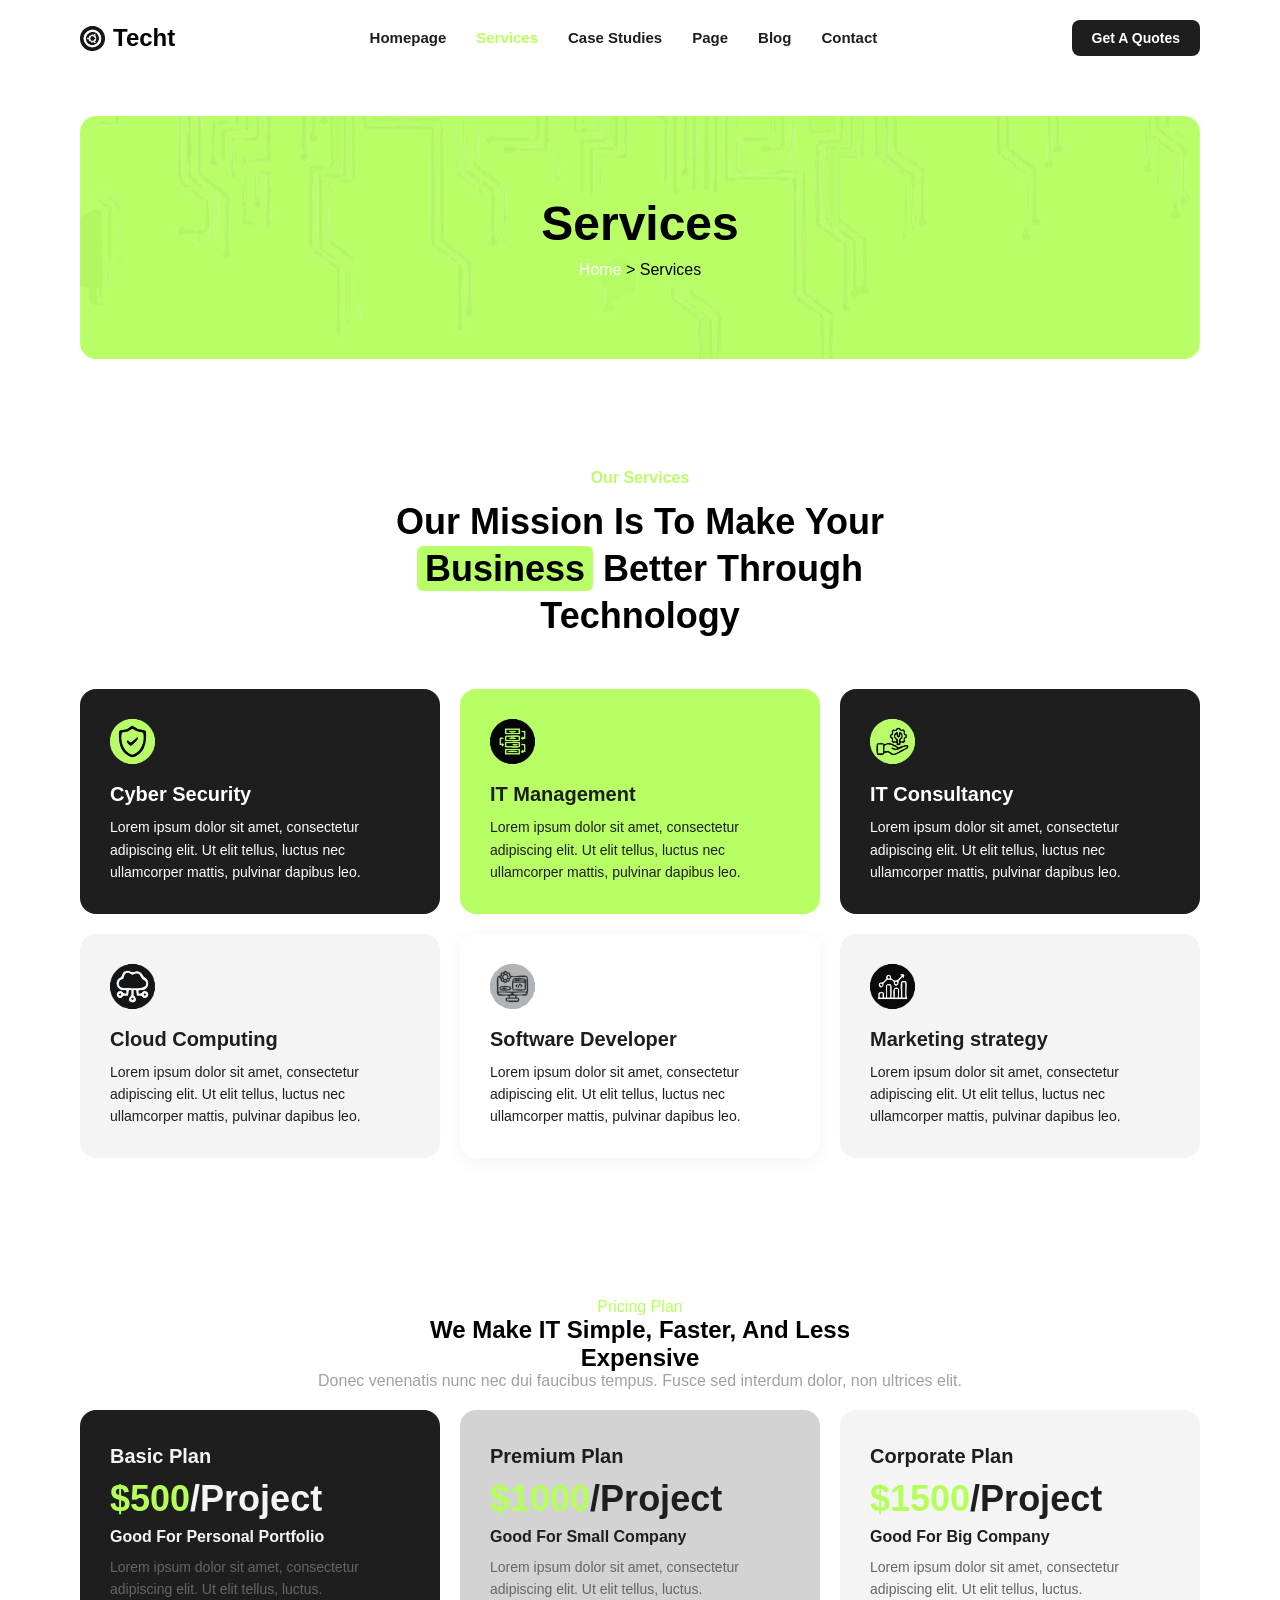
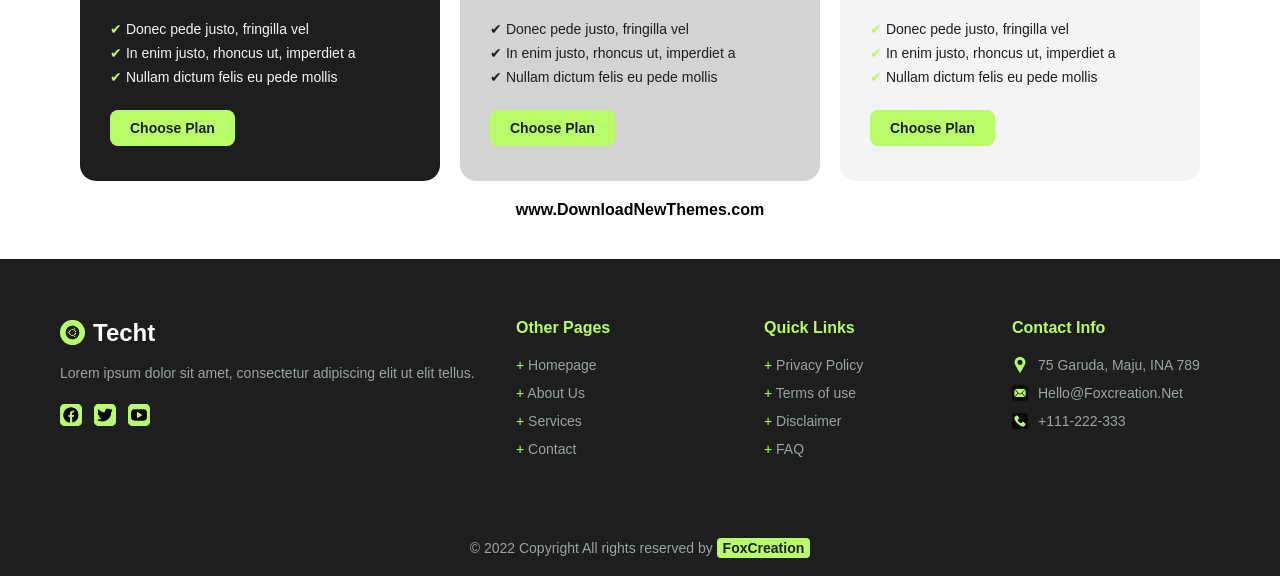
<file: index.html>
<!DOCTYPE html>
<html lang="en">
    <head>
        <meta charset="UTF-8">
        <meta name="viewport" initial scale="1.0" width="devive width">
        <title>Html Page</title>
        <link rel="stylesheet" href="styles/style.css">
        <link rel="preconnect" href="https://fonts.googleapis.com">
<link rel="preconnect" href="https://fonts.gstatic.com" crossorigin>
<link href="https://fonts.googleapis.com/css2?family=Google+Sans+Flex:opsz,wght@6..144,1..1000&family=Inter:ital,opsz,wght@0,14..32,100..900;1,14..32,100..900&display=swap" rel="stylesheet">
    </head>
    <body>
    <header class="main-header">
    <div class="container">
    <nav class="navbar">
        <div class="logo">
            <img src="styles/tech2.svg" alt="Techt logo" class="logo-img">
            <span class="logo-text">Techt</span>
        </div>

        <ul class="nav-links">
            <li><a href="#">Homepage</a></li>
            <li><a href="#" class="active">Services</a></li>
            <li><a href="#">Case Studies</a></li>
            <li><a href="#">Page</a></li>
            <li><a href="#">Blog</a></li>
            <li><a href="#">Contact</a></li>
        </ul>
        <a href="#" class="btn-quote">Get A Quotes</a>
    </nav>
    <section class="page-banner" style="background-image: url('styles/services-banner-bg\ \(1\)\ \(1\).svg'); ">
        <div class="banner-content">
            <h1>Services</h1>
            <p><span style="color: white;">Home</span> &#62; Services</p>
        </div>
    </section>
    </div>
    </header>

    <section class="mission">
        <p class="sub-heading">Our Services</p>
        <h2>Our Mission Is To Make Your<br>
            <span class="highlight">Business</span> Better Through<br>Technology
        </h2>
    </section>

    <section class="services-section">
        <div class="container">
            <div class="services-grid">
            <div class="service-card dark">
                <div class="icon-wrapper-green">
                    <img src="styles/security.svg" alt="cyber">
                </div>
                <h3>Cyber Security</h3>
                <p>Lorem ipsum dolor sit amet, consectetur adipiscing elit. Ut elit tellus, luctus nec ullamcorper mattis, pulvinar dapibus leo.</p>
            </div>

            <div class="service-card green">
                <div class="icon-wrapper-dark">
                    <img src="styles/developer.svg" alt="IT">
                </div>
                <h3>IT Management</h3>
                <p>Lorem ipsum dolor sit amet, consectetur adipiscing elit. Ut elit tellus, luctus nec ullamcorper mattis, pulvinar dapibus leo.</p>
            </div>

            <div class="service-card dark">
                <div class="icon-wrapper-green">
                    <img src="styles/technical-support.svg" alt="IC">
                </div>
                <h3>IT Consultancy</h3>
                <p>Lorem ipsum dolor sit amet, consectetur adipiscing elit. Ut elit tellus, luctus nec ullamcorper mattis, pulvinar dapibus leo.</p>
            </div>

            <div class="service-card light">
                <div class="icon-wrapper-dark">
                    <img src="styles/cloud-computing.svg" alt="CC">
                </div>
                <h3>Cloud Computing</h3>
                <p>Lorem ipsum dolor sit amet, consectetur adipiscing elit. Ut elit tellus, luctus nec ullamcorper mattis, pulvinar dapibus leo.</p>
            </div>

            <div class="service-card white">
                <div class="icon-wrapper-grey">
                    <img src="styles/development.svg" alt="SD">
                </div>
                <h3>Software Developer</h3>
                <p>Lorem ipsum dolor sit amet, consectetur adipiscing elit. Ut elit tellus, luctus nec ullamcorper mattis, pulvinar dapibus leo.</p>
            </div>

            <div class="service-card light">
                <div class="icon-wrapper-dark">
                    <img src="styles/promotion.svg" alt="MS">
                </div>
                <h3>Marketing strategy</h3>
                <p>Lorem ipsum dolor sit amet, consectetur adipiscing elit. Ut elit tellus, luctus nec ullamcorper mattis, pulvinar dapibus leo.</p>
            </div>
            </div>
    </section>

    <section>
    <div class="container">
        <p class="tag">Pricing Plan</p>
    <div class="pricing-title">
    
        <h2>We Make IT Simple, Faster, And Less <br> Expensive</h2>
        <p>Donec venenatis nunc nec dui faucibus tempus. Fusce sed interdum dolor, non ultrices elit.</p>
    </div>

    <div class="pricing-grid">
    
        <div class="price-card dark">
        <h3>Basic Plan</h3>
        <p class="price"><span class="green">$500</span><span>/Project</span></p>
        <p class="sub">Good For Personal Portfolio</p>
        <p class="desc">Lorem ipsum dolor sit amet, consectetur adipiscing elit. Ut elit tellus, luctus.</p>
        <ul>
            <li><span class="green" style="color:#b8fd68">&#x2714;</span> Donec pede justo, fringilla vel</li>
            <li><span class="green" style="color:#b8fd68">&#x2714;</span> In enim justo, rhoncus ut, imperdiet a</li>
            <li><span class="green" style="color:#b8fd68">&#x2714;</span> Nullam dictum felis eu pede mollis</li>
        </ul>
        <a href="#" class="btn btn-green">Choose Plan</a>
        </div>

        <div class="price-card grey">
        <h3>Premium Plan</h3>
        <p class="price"><span class="green">$1000</span><span>/Project</span></p>
        <p class="sub">Good For Small Company</p>
        <p class="desc">Lorem ipsum dolor sit amet, consectetur adipiscing elit. Ut elit tellus, luctus.</p>
        <ul>
            <li>&#x2714; Donec pede justo, fringilla vel</li>
            <li>&#x2714; In enim justo, rhoncus ut, imperdiet a</li>
            <li>&#x2714; Nullam dictum felis eu pede mollis</li>
        </ul>
        <a href="#" class="btn btn-green">Choose Plan</a>
        </div>

        <div class="price-card light">
        <h3>Corporate Plan</h3>
        <p class="price"><span class="green">$1500</span><span>/Project</span></p>
        <p class="sub">Good For Big Company</p>
        <p class="desc">Lorem ipsum dolor sit amet, consectetur adipiscing elit. Ut elit tellus, luctus.</p>
        <ul>
            <li><span class="green" style="color:#b8fd68">&#x2714;</span> Donec pede justo, fringilla vel</li>
            <li><span class="green" style="color:#b8fd68">&#x2714;</span> In enim justo, rhoncus ut, imperdiet a</li>
            <li><span class="green" style="color:#b8fd68">&#x2714;</span> Nullam dictum felis eu pede mollis</li>
        </ul>
        <a href="#" class="btn btn-green">Choose Plan</a>
        </div>

    </div>
    <p class="credit">www.DownloadNewThemes.com</p>
    </div>
    </section>


<footer>
    <div class="footer-grid">
    
    <div class="footer-col brand">
        <div class="logo"><img src="styles/ttt.svg" alt="Techt"> Techt</div>
        <p>Lorem ipsum dolor sit amet, consectetur adipiscing elit ut elit tellus.</p>
        <div class="socials">
        <a href="#"><img src="styles/facebook.svg" alt="Facebook"></a>
        <a href="#"><img src="styles/twitter.svg" alt="Twitter"></a>
        <a href="#"><img src="styles/youtube.svg" alt="Youtube"></a>
        </div>
    </div>

    <div class="footer-col">
        <h4>Other Pages</h4>
        <ul>
        <li><a href="#"><span style="color: #b8fd68;">+</span> Homepage</a></li>
        <li><a href="#"><span style="color: #b8fd68;">+</span> About Us</a></li>
        <li><a href="#"><span style="color: #b8fd68;">+</span> Services</a></li>
        <li><a href="#"><span style="color: #b8fd68;">+</span> Contact</a></li>
        </ul>
    </div>

    <div class="footer-col">
        <h4>Quick Links</h4>
        <ul>
        <li><a href="#"><span style="color: #b8fd68;">+</span> Privacy Policy</a></li>
        <li><a href="#"><span style="color: #b8fd68;">+</span> Terms of use</a></li>
        <li><a href="#"><span style="color: #b8fd68;">+</span> Disclaimer</a></li>
        <li><a href="#"><span style="color: #b8fd68;">+</span> FAQ</a></li>
        </ul>
    </div>

    <div class="footer-col">
        <h4>Contact Info</h4>
        <ul class="contact">
        <li><img src="styles/pin.svg" alt=""> 75 Garuda, Maju, INA 789</li>
        <li><img src="styles/email.svg" alt=""> Hello@Foxcreation.Net</li>
        <li><img src="styles/phone-call.svg" alt=""> +111-222-333</li>
        </ul>
    </div>

    </div>

    <div class="copyright">
    © 2022 Copyright All rights reserved by <span class="green-tag">FoxCreation</span>
    </div>
    </footer>

    </body>
</html>
</file>
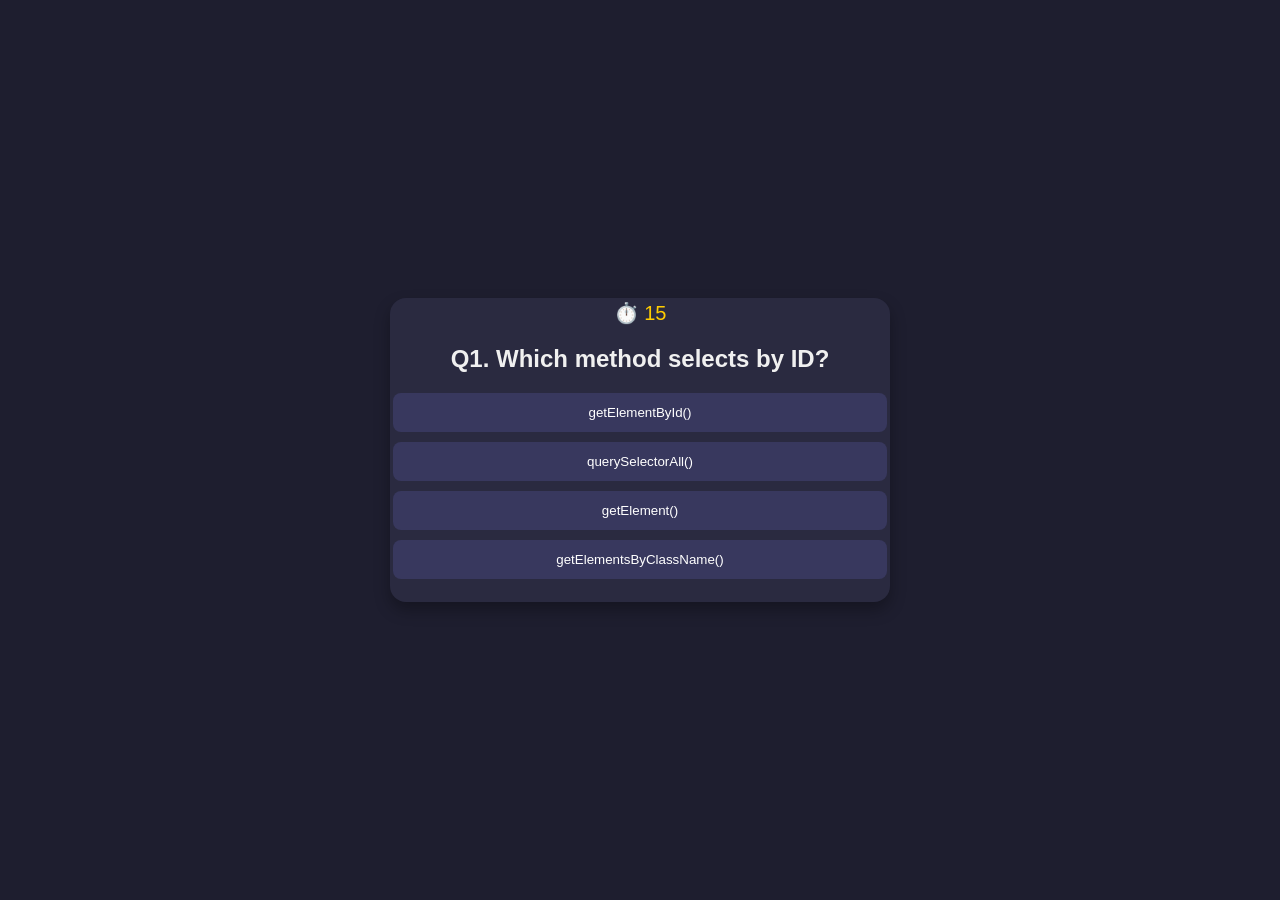
<file: page.html>
<!DOCTYPE html>
<html lang="en">
<head>
  <meta charset="UTF-8" />
  <meta name="viewport" content="width=device-width, initial-scale=1.0" />
  <title>Quiz App</title>
  <link rel="stylesheet" href="styles/quiz-styles.css" />
  <script defer src="index.js"></script>
</head>
<body>
  <div class="quiz-box">
    <div id="timer">15</div>
    <h2 id="question">Loading...</h2>
    <div id="options" class="options"></div>
    <button id="next-btn">Next Question</button>
    <div id="result" class="result"></div>
  </div>
</body>
</html>
</file>
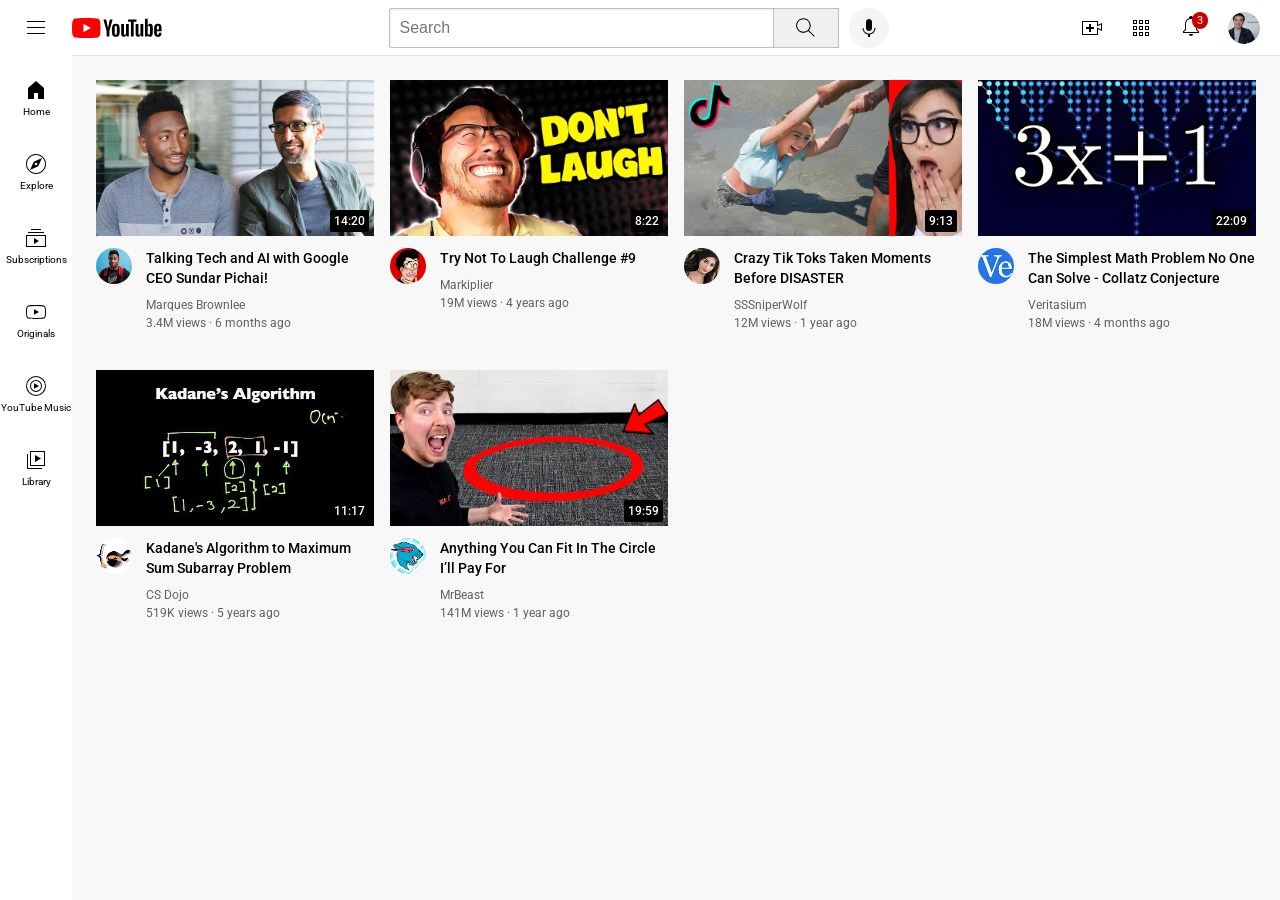
<file: HTML-CSS-COURSE/youtube.html>
<!doctype html>
<html>
  <head>
    <title>YouTube.com Clone</title>

    <link rel="preconnect" href="https://fonts.googleapis.com" />
    <link rel="preconnect" href="https://fonts.gstatic.com" crossorigin />
    <link
      href="https://fonts.googleapis.com/css2?family=Roboto:wght@400;500;700&display=swap"
      rel="stylesheet"
    />

    <link rel="stylesheet" href="styles/general.css" />
    <link rel="stylesheet" href="styles/header.css" />
    <link rel="stylesheet" href="styles/video.css" />
    <link rel="stylesheet" href="styles/sidebar.css" />
  </head>
  <body>
    <header class="header">
      <div class="left-section">
        <img class="hamburger-menu" src="icons/hamburger-menu.svg" />
        <img class="youtube-logo" src="icons/youtube-logo.svg" />
      </div>
      <div class="middle-section">
        <input class="search-bar" type="text" placeholder="Search" />
        <button class="search-button">
          <img class="search-icon" src="icons/search.svg" />
          <div class="tooltip">Search</div>
        </button>
        <button class="voice-search-button">
          <img class="voice-search-icon" src="icons/voice-search-icon.svg" />
          <div class="tooltip">Search with your voice</div>
        </button>
      </div>
      <div class="right-section">
        <div class="upload-icon-container">
          <img class="upload-icon" src="icons/upload.svg" />
          <div class="tooltip">Create</div>
        </div>
        <img class="youtube-apps-icon" src="icons/youtube-apps.svg" />
        <div class="notifications-icon-container">
          <img class="notifications-icon" src="icons/notifications.svg" />
          <div class="notifications-count">3</div>
        </div>
        <img
          class="current-user-picture"
          src="channel-pictures/my-channel.jpeg"
        />
      </div>
    </header>

    <nav class="sidebar">
      <div class="sidebar-link">
        <img src="icons/home.svg" />
        <div>Home</div>
      </div>
      <div class="sidebar-link">
        <img src="icons/explore.svg" />
        <div>Explore</div>
      </div>
      <div class="sidebar-link">
        <img src="icons/subscriptions.svg" />
        <div>Subscriptions</div>
      </div>
      <div class="sidebar-link">
        <img src="icons/originals.svg" />
        <div>Originals</div>
      </div>
      <div class="sidebar-link">
        <img src="icons/youtube-music.svg" />
        <div>YouTube Music</div>
      </div>
      <div class="sidebar-link">
        <img src="icons/library.svg" />
        <div>Library</div>
      </div>
    </nav>

    <main>
      <section class="video-grid">
        <div class="video-preview">
          <div class="thumbnail-row">
            <img class="thumbnail" src="thumbnails/thumbnail-1.webp" />
            <div class="video-time">14:20</div>
          </div>
          <div class="video-info-grid">
            <div class="channel-picture">
              <img
                class="profile-picture"
                src="channel-pictures/channel-1.jpeg"
              />
            </div>
            <div class="video-info">
              <p class="video-title">
                Talking Tech and AI with Google CEO Sundar Pichai!
              </p>
              <p class="video-author">Marques Brownlee</p>
              <p class="video-stats">3.4M views &#183; 6 months ago</p>
            </div>
          </div>
        </div>

        <div class="video-preview">
          <div class="thumbnail-row">
            <img class="thumbnail" src="thumbnails/thumbnail-2.webp" />
            <div class="video-time">8:22</div>
          </div>
          <div class="video-info-grid">
            <div class="channel-picture">
              <img
                class="profile-picture"
                src="channel-pictures/channel-2.jpeg"
              />
            </div>
            <div class="video-info">
              <p class="video-title">Try Not To Laugh Challenge #9</p>
              <p class="video-author">Markiplier</p>
              <p class="video-stats">19M views &#183; 4 years ago</p>
            </div>
          </div>
        </div>

        <div class="video-preview">
          <div class="thumbnail-row">
            <img class="thumbnail" src="thumbnails/thumbnail-3.webp" />
            <div class="video-time">9:13</div>
          </div>
          <div class="video-info-grid">
            <div class="channel-picture">
              <img
                class="profile-picture"
                src="channel-pictures/channel-3.jpeg"
              />
            </div>
            <div class="video-info">
              <p class="video-title">
                Crazy Tik Toks Taken Moments Before DISASTER
              </p>
              <p class="video-author">SSSniperWolf</p>
              <p class="video-stats">12M views &#183; 1 year ago</p>
            </div>
          </div>
        </div>

        <div class="video-preview">
          <div class="thumbnail-row">
            <img class="thumbnail" src="thumbnails/thumbnail-4.webp" />
            <div class="video-time">22:09</div>
          </div>
          <div class="video-info-grid">
            <div class="channel-picture">
              <img
                class="profile-picture"
                src="channel-pictures/channel-4.jpeg"
              />
            </div>
            <div class="video-info">
              <p class="video-title">
                The Simplest Math Problem No One Can Solve - Collatz Conjecture
              </p>
              <p class="video-author">Veritasium</p>
              <p class="video-stats">18M views &#183; 4 months ago</p>
            </div>
          </div>
        </div>

        <div class="video-preview">
          <div class="thumbnail-row">
            <img class="thumbnail" src="thumbnails/thumbnail-5.webp" />
            <div class="video-time">11:17</div>
          </div>
          <div class="video-info-grid">
            <div class="channel-picture">
              <img
                class="profile-picture"
                src="channel-pictures/channel-5.jpeg"
              />
            </div>
            <div class="video-info">
              <p class="video-title">
                Kadane's Algorithm to Maximum Sum Subarray Problem
              </p>
              <p class="video-author">CS Dojo</p>
              <p class="video-stats">519K views &#183; 5 years ago</p>
            </div>
          </div>
        </div>

        <div class="video-preview">
          <div class="thumbnail-row">
            <img class="thumbnail" src="thumbnails/thumbnail-6.webp" />
            <div class="video-time">19:59</div>
          </div>
          <div class="video-info-grid">
            <div class="channel-picture">
              <img
                class="profile-picture"
                src="channel-pictures/channel-6.jpeg"
              />
            </div>
            <div class="video-info">
              <p class="video-title">
                Anything You Can Fit In The Circle I’ll Pay For
              </p>
              <p class="video-author">MrBeast</p>
              <p class="video-stats">141M views &#183; 1 year ago</p>
            </div>
          </div>
        </div>
      </section>
    </main>
  </body>
</html>
</file>
<file: styles/style.css>
* {
margin: 0;
padding: 0;
box-sizing: border-box;
font-family:sans-serif; 
}

body{
    background: #ffffff;
    padding: 0px;
}

.container {
    max-width: 1200px;
    margin: 0 auto;
    background: white;
    border-radius: 30px;
    padding: 20px 40px 40px;
}

.img{
    max-width: 100%;
    height: auto;
    display: block;
    object-fit: contain;
    transition: all 0.3s ease;
}

.service-card img{
    width: 45px;
    height: 45px;
    object-fit: contain;
}

.price-card img,
.logo img,
.socials img,
.contact img {
    width: 25px;
    height: 25px;
    object-fit: contain;
}

.navbar{
    display: flex;
    justify-content: space-between;
    align-items: center;
    padding-bottom: 20px;
}

.logo{
    font-size: 24px;
    font-weight: 700;
    display: flex;
    align-items: center;
    gap: 8px;
}

.logo-img{
    width:24px;
}

.nav-links{
    display: flex;
    list-style: none;
    gap: 30px;

}

.nav-links a {
    text-decoration: none;
    color: #1e1e1e;
    font-size: 15px;
    font-weight: 700;
}

.nav-links a.active {
    color: #b6ff5b;
}

.btn-quote {
    background: #1e1e1e;
    color: #ffffff;
    padding: 10px 20px;
    border-radius: 8px;
    text-decoration: none;
    font-weight: 600;
    font-size: 14px;
}

.page-banner {
    background-size: cover;      
    background-position: center; 
    background-repeat: no-repeat;
    padding: 80px 20px;          
    border-radius: 16px;         
    text-align: center;          
    position: relative;         
    margin:  40px auto;
    max-width: 1400px;      
}

.banner-content {
    position: relative; 
    z-index: 2;
}

.page-banner h1 {
    font-size: 48px;
    font-weight: 700;
    color: #000;
    margin-bottom: 10px;
}

.mission {
    text-align: center;
    padding: 30px 20px;
}

.sub-heading{
    color:#befa6c;
    font-weight: 600;
    margin-bottom: 12px;
}

.mission h2 {
    font-size: 36px;
    line-height: 1.3;
    font-weight: 700;
}

.highlight{
    background: #b9ff69;
    padding: 2px 8px;
    border-radius: 6px;
}

.services-grid {
    display: grid;
    grid-template-columns: repeat(3, 1fr);
    gap: 20px;
    margin-bottom: 80px;
}

.service-card {
    padding: 30px;
    border-radius: 16px;
    transition: transform 0.3s ease;
}
.service-card:hover {
    transform: translateY(-5px);
}

.service-card h3 {
    font-size: 20px;
    font-weight: 700;
    margin: 15px 0 10px;
}

.service-card p {
    font-size: 14px;
    line-height: 1.6;
}


.service-card.dark {
    background: #1e1e1e;
    color:#ffffff ;
}
.service-card.dark p { 
    color: #ffffff; 
}

.service-card.green {
    background: #b8ff65;
    color:#1e1e1e;
}

.service-card.light {
    background: #f4f4f4;
    color: #1e1e1e;
}

.service-card.white {
    background:#ffffff ;
    color: #1e1e1e;
    box-shadow: 0 4px 20px rgba(0,0,0,0.05);
}

.icon-wrapper {
    width: 50px;
    height: 50px;
    border-radius: 50%;
    display: flex;
    align-items: center;
    justify-content: center;
}
.icon-wrapper img {
    width: 24px;
    height: 24px;
}
.green{
    color: #b6ff5b;
}
.dark { 
    background: #1e1e1e; 
}
.gray { 
    background: #f4f4f4; 
}
.tag{
    text-align: center;
    color: #b6ff5b;
}

.pricing-title h2 {
    text-align: center;
}

.pricing-title p {
    text-align: center;
    color: #9BA49E;
    margin-bottom: 20px;
}

.pricing-header {
    text-align: center;
}

.pricing-header .tag {
    color: #b8ff65;
    font-weight: 600;
    font-size: 14px;
    margin-bottom: 10px;
}

.pricing-header h2 {
    font-size: 36px;
    font-weight: 700;
    margin-bottom: 15px;
    line-height: 1.3;
}

.pricing-header .desc {
    color: #63666A;
    font-size: 14px;
    line-height: 1.6;
    max-width: 650px;
    margin: 0 auto;
}

.pricing-grid {
    display: grid;
    grid-template-columns: repeat(3, 1fr);
    gap: 20px;
    margin-bottom: 20px;
}

.price-card {
    padding: 35px 30px;
    border-radius: 16px;
    transition: transform 0.3s ease;
}

.price-card:hover {
    transform: translateY(-5px);
}

.price-card h3 { 
    font-size: 20px; 
    margin-bottom: 10px;
}
.price-card .price { 
    font-size: 36px; 
    font-weight: 700; 
    margin-bottom: 8px; 
}
.price-card .price span {
    font-size: 36px; 
    }

.price-card .sub {
    font-weight: 600; 
    margin-bottom: 10px; 
    }

.price-card .desc {
    font-size: 14px; 
    color: #63666A; 
    margin-bottom: 20px; 
    line-height: 1.6; 
}

.price-card ul {
    list-style: none; 
    margin-bottom: 25px; 
}

.price-card ul li {
    font-size: 14px;
    margin-bottom: 8px;
    color:#1e1e1e ;
}

.price-card.dark ul li {
    color: #f4f4f4; 
    }

.btn {
    display: inline-block;
    padding: 10px 20px;
    border-radius: 8px;
    text-decoration: none;
    font-weight: 600;
    font-size: 14px;
}

.btn-green {
    background: #b8fd68; 
    color: #1e1e1e; 
}


.price-card.dark { 
    background: #1e1e1e; 
    color: #f4f4f4; 
}

.price-card.light { 
    background: #f4f4f4;
    color: #1e1e1e; 
}

.price-card.grey{
    background:#D3D3D3;
    color:#1e1e1e ;
}

.credit{
    text-align: center;
    font-weight: bold;
}

    footer{
    background:#1e1e1e;
    color:#9BA49E;
    padding:60px 0 0 ;
    margin-bottom: 0;
}
    .footer-grid{
        display:grid;
        grid-template-columns:2fr 1fr 1fr 1fr;
        gap:40px;
        max-width:1200px;
        margin:0 auto;
        padding:0 20px 50px
    }

    .footer-col h4{
        color:#b6ff5b;
        margin-bottom:20px;
        font-size:16px;
        font-weight:600
    } 

    .footer-col ul{
        list-style:none
    }

    .footer-col ul li{
        margin-bottom:12px;
        font-size:14px
    }

    .footer-col ul li a{
        color:#9BA49E;
        text-decoration:none
    }


    .brand .logo{
        font-size:24px;
        font-weight:800;
        color:#fff; 
        display:flex
        ;align-items:center;
        gap:8px;
        margin-bottom:15px
    }

    .brand p{
        font-size:14px;
        line-height:1.6;
        margin-bottom:20px
    }

    .socials{
        display:flex;
        gap:12px
    }

    .socials img{
        width:22px;
        height:22px;
        
    }
    
    .socials img:hover{
        filter:brightness(1)
    } 

    .contact li{
        display:flex;
        align-items:center;
        gap:10px
    }

    .contact img{
        width:16px;
        height:16px;
        
    } 

    .copyright{
        text-align:center;
        padding:20px;
        border-top:1px solid #1e1e1e;
        font-size:14px
    }

    .green-tag{
        background:#b8fd68;
        color:#1e1e1e;
        padding:2px 6px;
        border-radius:4px;
        font-weight:600
    }


@media (max-width: 992px) {
    .services-grid {
    grid-template-columns: repeat(2, 1fr); 
    }

    .pricing-grid {
        grid-template-columns: 1fr 1fr; 
        }

    .footer-grid {
        grid-template-columns: 1fr 1fr; 
        }

}
@media (max-width: 600px) {
    .services-grid {
    grid-template-columns: 1fr; 
    }

    .pricing-header h2 {
    font-size: 28px; 
    }

    .footer-grid {
    grid-template-columns: 1fr; 
    }
}
</file>
<file: styles/quiz-styles.css>
* {
  box-sizing: border-box;
  font-family: "Segoe UI", sans-serif;
}

body {
  margin: 0;
  padding: 0;
  background-color: #1e1e2f;
  color: #f0f0f0;
  display: flex;
  justify-content: center;
  align-items: center;
  height: 100vh;
}

.quiz-box {
  background: #2a2a40;
  padding: 3px;
  border-radius: 16px;
  width: 90%;
  max-width: 500px;
  text-align: center;
  box-shadow: 0 8px 16px rgba(0,0,0,0.3);
}

#question {
  margin-bottom: 20px;
}

.options {
  display: flex;
  flex-direction: column;
  gap: 10px;
  margin-bottom: 20px;
}

#next-btn {
  padding: 10px 20px;
  border: none;
  background: #4b6cb7;
  color: white;
  border-radius: 10px;
  cursor: pointer;
  font-size: 16px;
}

#timer {
  font-size: 20px;
  margin-bottom: 10px;
  color: #ffcc00;
}

.option-btn {
  padding: 12px;
  background: #38385e;
  border: none;
  border-radius: 8px;
  color: white;
  cursor: pointer;
  transition: background 0.3s ease;
}

.option-btn:hover {
  background: #4b4b7e;
}

.option-btn.correct {
  background-color: #3cb371;
}
.option-btn.wrong {
  background-color: #e74c3c;
}
</file>
<file: HTML-CSS-COURSE/styles/general.css>
p {
  margin-top: 0;
  margin-bottom: 0;
}

body {
  font-family: Roboto, Arial;
  margin: 0;
  padding-top: 80px;
  padding-left: 96px;
  padding-right: 24px;
  background-color: rgb(248, 248, 248);
}
</file>
<file: HTML-CSS-COURSE/styles/header.css>
.header {
  height: 55px;

  display: flex;
  flex-direction: row;
  justify-content: space-between;

  position: fixed;
  top: 0;
  left: 0;
  right: 0;
  z-index: 100;

  background-color: white;
  border-bottom-width: 1px;
  border-bottom-style: solid;
  border-bottom-color: rgb(228, 228, 228);
}

.left-section {
  display: flex;
  align-items: center;
}

.hamburger-menu {
  height: 24px;
  margin-left: 24px;
  margin-right: 24px;
}

.youtube-logo {
  height: 20px;
}

.middle-section {
  flex: 1;
  margin-left: 70px;
  margin-right: 35px;
  max-width: 500px;
  display: flex;
  align-items: center;
}

.search-bar {
  flex: 1;
  height: 36px;
  padding-left: 10px;
  font-size: 16px;
  border: 1px solid rgb(192, 192, 192);
  border-radius: 2px;
  box-shadow: inset 1px 2px 3px rgba(0, 0, 0, 0.05);
  width: 0;
}

.search-bar::placeholder {
  font-size: 16px;
}

.search-button {
  height: 40px;
  width: 66px;
  background-color: rgb(240, 240, 240);
  border-width: 1px;
  border-style: solid;
  border-color: rgb(192, 192, 192);
  margin-left: -1px;
  margin-right: 10px;
}

.search-button,
.voice-search-button,
.upload-icon-container {
  display: flex;
  justify-content: center;
  align-items: center;
  position: relative;
}

.search-button .tooltip,
.voice-search-button .tooltip,
.upload-icon-container .tooltip {
  position: absolute;
  background-color: gray;
  color: white;
  padding-top: 4px;
  padding-bottom: 4px;
  padding-left: 8px;
  padding-right: 8px;
  border-radius: 2px;
  font-size: 12px;
  bottom: -30px;
  opacity: 0;
  transition: opacity 0.15s;
  pointer-events: none;
  white-space: nowrap;
}

.search-button:hover .tooltip,
.voice-search-button:hover .tooltip,
.upload-icon-container:hover .tooltip {
  opacity: 1;
}

.search-icon {
  height: 25px;
}

.voice-search-button {
  height: 40px;
  width: 40px;
  border-radius: 20px;
  border: none;
  background-color: rgb(245, 245, 245);
}

.voice-search-icon {
  height: 24px;
}

.right-section {
  width: 180px;
  margin-right: 20px;
  display: flex;
  align-items: center;
  justify-content: space-between;
  flex-shrink: 0;
}

.upload-icon {
  height: 24px;
}

.youtube-apps-icon {
  height: 24px;
}

.notifications-icon {
  height: 24px;
}

.notifications-icon-container {
  position: relative;
}

.notifications-count {
  position: absolute;
  top: -2px;
  right: -5px;
  background-color: rgb(200, 0, 0);
  color: white;
  font-size: 11px;
  padding-left: 5px;
  padding-right: 5px;
  padding-top: 2px;
  padding-bottom: 2px;
  border-radius: 10px;
}

.current-user-picture {
  height: 32px;
  border-radius: 16px;
}
</file>
<file: HTML-CSS-COURSE/styles/video.css>
.thumbnail {
  width: 100%;
}

.video-title {
  margin-top: 0;
  font-size: 14px;
  font-weight: 500;
  line-height: 20px;
  margin-bottom: 10px;
}

.video-info-grid {
  display: grid;
  grid-template-columns: 50px 1fr;
}

.profile-picture {
  width: 36px;
  border-radius: 50px;
}

.thumbnail-row {
  margin-bottom: 8px;
  position: relative;
}

.video-author,
.video-stats {
  font-size: 12px;
  color: rgb(96, 96, 96);
}

.video-author {
  margin-bottom: 4px;
}

.video-grid {
  display: grid;
  grid-template-columns: 1fr 1fr 1fr;
  column-gap: 16px;
  row-gap: 40px;
}

@media (max-width: 750px) {
  .video-grid {
    grid-template-columns: 1fr 1fr;
  }
}

@media (min-width: 751px) and (max-width: 999px) {
  .video-grid {
    grid-template-columns: 1fr 1fr 1fr;
  }
}

@media (min-width: 1000px) {
  .video-grid {
    grid-template-columns: 1fr 1fr 1fr 1fr;
  }
}

.video-time {
  font-size: 12px;
  font-weight: 500;
  padding: 4px;
  border-radius: 2px;
  background-color: black;
  color: white;
  position: absolute;
  bottom: 8px;
  right: 5px;
}
</file>
<file: HTML-CSS-COURSE/styles/sidebar.css>
.sidebar {
  position: fixed;
  left: 0;
  bottom: 0;
  top: 55px;
  background-color: white;
  width: 72px;
  z-index: 200;
  padding-top: 5px;
}

.sidebar-link {
  height: 74px;
  display: flex;
  justify-content: center;
  align-items: center;
  flex-direction: column;
  cursor: pointer;
}

.sidebar-link:hover {
  background-color: rgb(235, 235, 235);
}

.sidebar-link img {
  height: 24px;
  margin-bottom: 4px;
}

.sidebar-link div {
  font-size: 10px;
}
</file>
